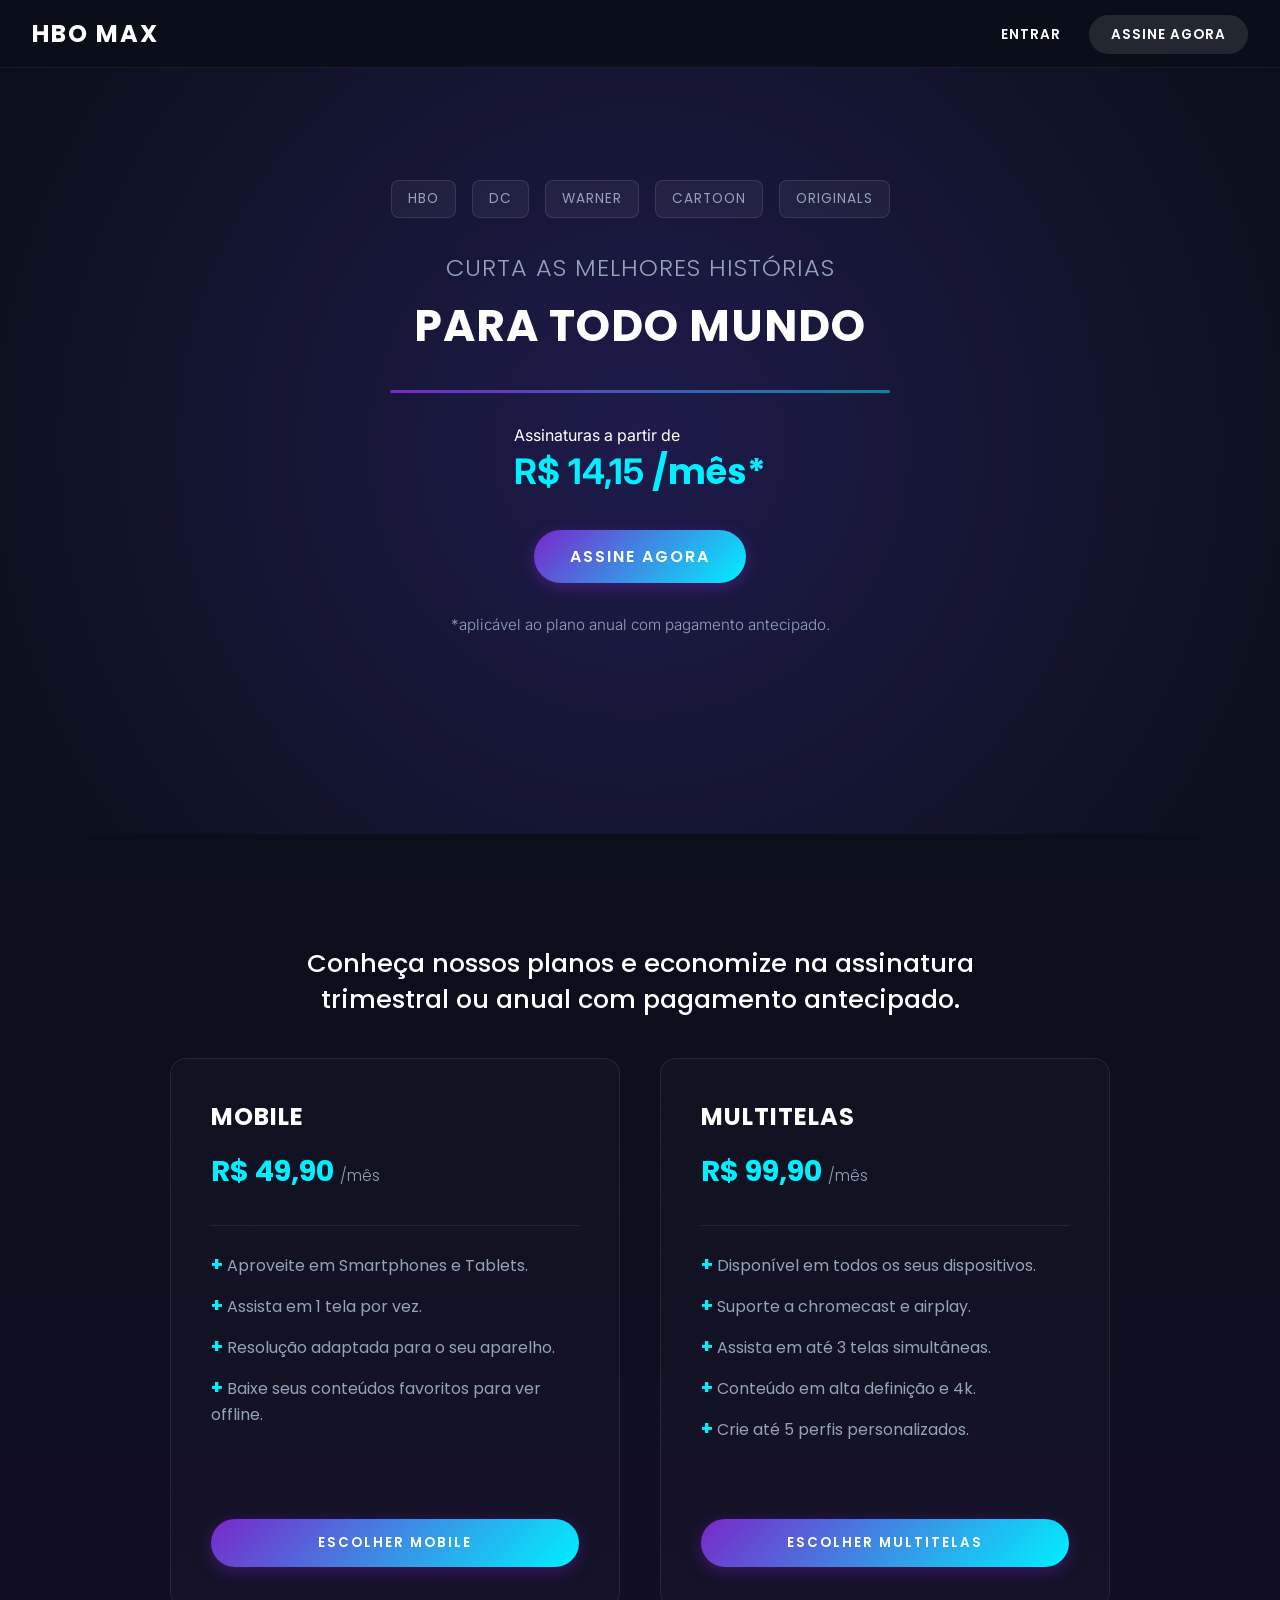
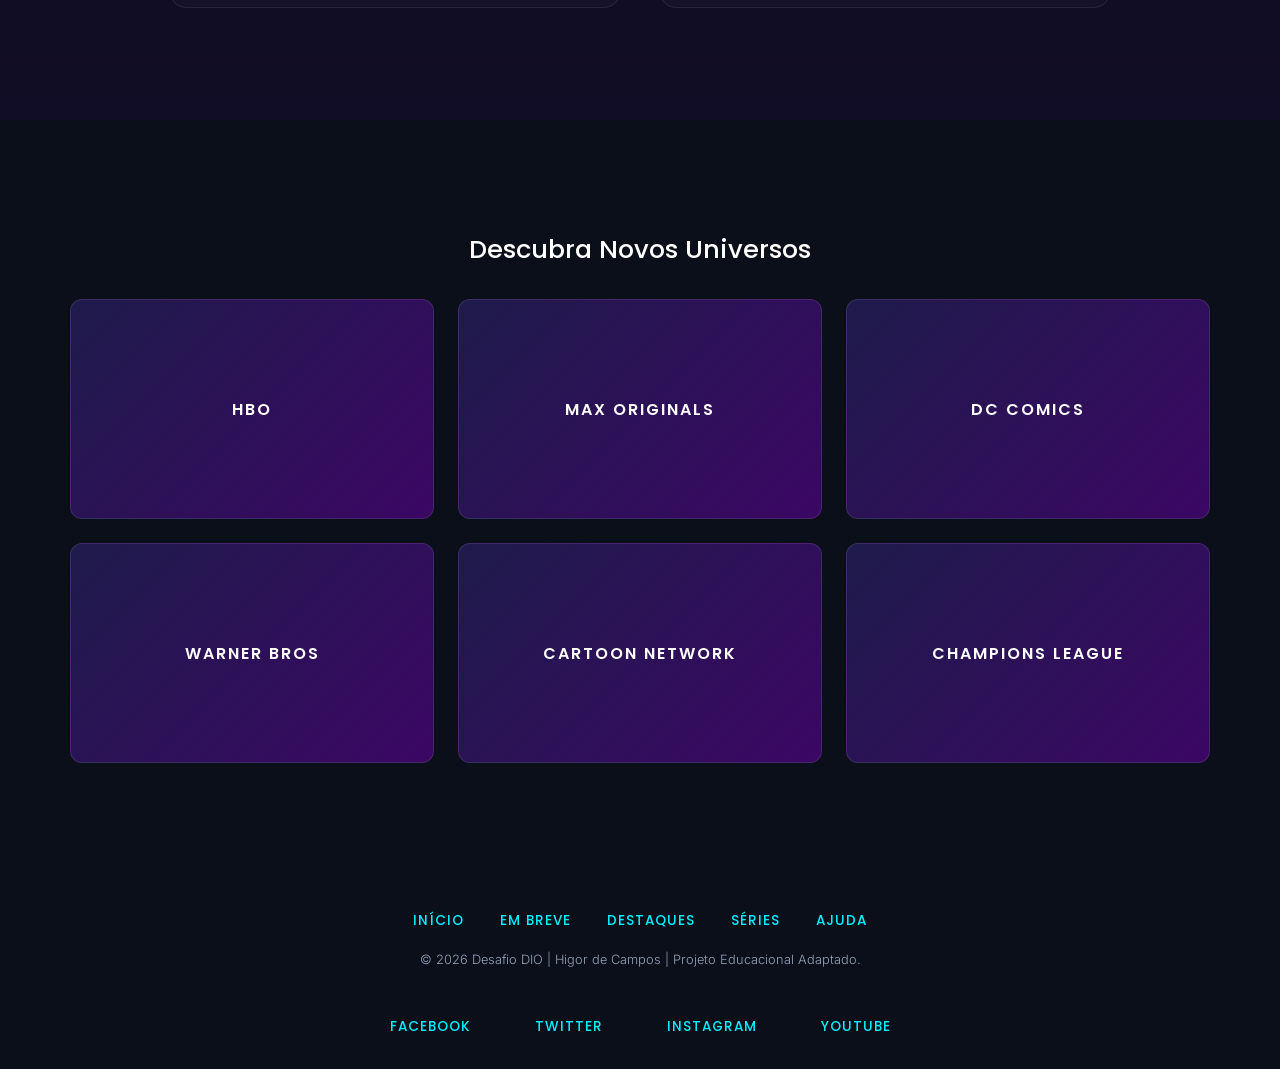
<file: index.html>
<!DOCTYPE html>
<html lang="pt-BR">
  <head>
    <meta charset="UTF-8" />
    <meta http-equiv="X-UA-Compatible" content="IE=edge" />
    <meta name="viewport" content="width=device-width, initial-scale=1.0" />
    <link rel="stylesheet" href="assets/css/index.css" />
    <title>Desafio | HBO Max</title>
  </head>
  <body>

    <!-- barra de navegação no topo com logo padronizado -->
    <nav class="menu">
      <a href="index.html" class="menu__logo-text">
        hbo max
      </a>
      <div>
        <a href="login.html" class="menu__item">entrar</a>
        <a href="#subscription" class="menu__item menu__item--button button">
          assine agora
        </a>
      </div>
    </nav>

    <!-- cabeçalho principal com gradiente repaginado -->
    <header class="header">
      <div class="header__content">
        <div class="header__channels">
          <span class="header__channel-badge">hbo</span>
          <span class="header__channel-badge">dc</span>
          <span class="header__channel-badge">warner</span>
          <span class="header__channel-badge">cartoon</span>
          <span class="header__channel-badge">originals</span>
        </div>
        <h1 class="header__title">
          <span class="header__title--light">curta as melhores histórias</span>
          para todo mundo
        </h1>
        <div class="divider"></div>
        <div class="offer">
          <p>Assinaturas a partir de</p>
          <p class="offer__price">
            R$ 14,15 <span class="offer__price--small">/mês*</span>
          </p>
        </div>
        <a href="#subscription" class="button button--gradient header__button">
          assine agora
        </a>
        <p class="text--small">
          *aplicável ao plano anual com pagamento antecipado.
        </p>
      </div>
    </header>

    <main>
      <!-- seção de planos de assinatura  -->
      <section id="subscription" class="subscription">
        <div class="container">
          <h2 class="title">Conheça nossos planos e economize na assinatura trimestral ou anual com pagamento antecipado.</h2>
          
          <div class="subscription__plans">
            
            <!-- card do plano mobile -->
            <div class="subscription__card">
              <div>
                <div class="subscription__plan">
                  <h3>mobile</h3>
                  <p class="subscription__price">
                    R$ 49,90 <span class="text--small">/mês</span>
                  </p>
                </div>
                <ul class="subscription__goals">
                  <li class="subscription__description">Aproveite em Smartphones e Tablets.</li>
                  <li class="subscription__description">Assista em 1 tela por vez.</li>
                  <li class="subscription__description">Resolução adaptada para o seu aparelho.</li>
                  <li class="subscription__description">Baixe seus conteúdos favoritos para ver offline.</li>
                </ul>
              </div>
              <button class="button button--gradient">Escolher Mobile</button>
            </div>

            <!-- card do plano multitelas -->
            <div class="subscription__card">
              <div>
                <div class="subscription__plan">
                  <h3>multitelas</h3>
                  <p class="subscription__price">
                    R$ 99,90 <span class="text--small">/mês</span>
                  </p>
                </div>
                <ul>
                  <li class="subscription__description">Disponível em todos os seus dispositivos.</li>
                  <li class="subscription__description">Suporte a chromecast e airplay.</li>
                  <li class="subscription__description">Assista em até 3 telas simultâneas.</li>
                  <li class="subscription__description">Conteúdo em alta definição e 4k.</li>
                  <li class="subscription__description">Crie até 5 perfis personalizados.</li>
                </ul>
              </div>
              <button class="button button--gradient">Escolher Multitelas</button>
            </div>

          </div>
        </div>
      </section>

      <!-- seção de descoberta de universos / conteúdos -->
      <section id="contents" class="contents container">
        <h2 class="title">Descubra Novos Universos</h2>
        <div class="contents__container">
          <div class="contents__card"><div class="card-inner-text">hbo</div></div>
          <div class="contents__card"><div class="card-inner-text">max originals</div></div>
          <div class="contents__card"><div class="card-inner-text">dc comics</div></div>
          <div class="contents__card"><div class="card-inner-text">warner bros</div></div>
          <div class="contents__card"><div class="card-inner-text">cartoon network</div></div>
          <div class="contents__card"><div class="card-inner-text">champions league</div></div>
        </div>
      </section>
    </main>

    <!-- rodapé informativo -->
    <footer class="footer container">
      <div>
        <a class="footer__link" href="#">início</a>
        <a class="footer__link" href="#">em breve</a>
        <a class="footer__link" href="#">destaques</a>
        <a class="footer__link" href="#">séries</a>
        <a class="footer__link" href="#">ajuda</a>
      </div>
      <p class="text--small footer__legal">
        © 2026 Desafio DIO | Higor de Campos | Projeto Educacional Adaptado.
      </p>
      <div class="footer__social">
        <a href="#" class="footer__link">facebook</a>
        <a href="#" class="footer__link">twitter</a>
        <a href="#" class="footer__link">instagram</a>
        <a href="#" class="footer__link">youtube</a>
      </div>
    </footer>

  </body>
</html>
</file>
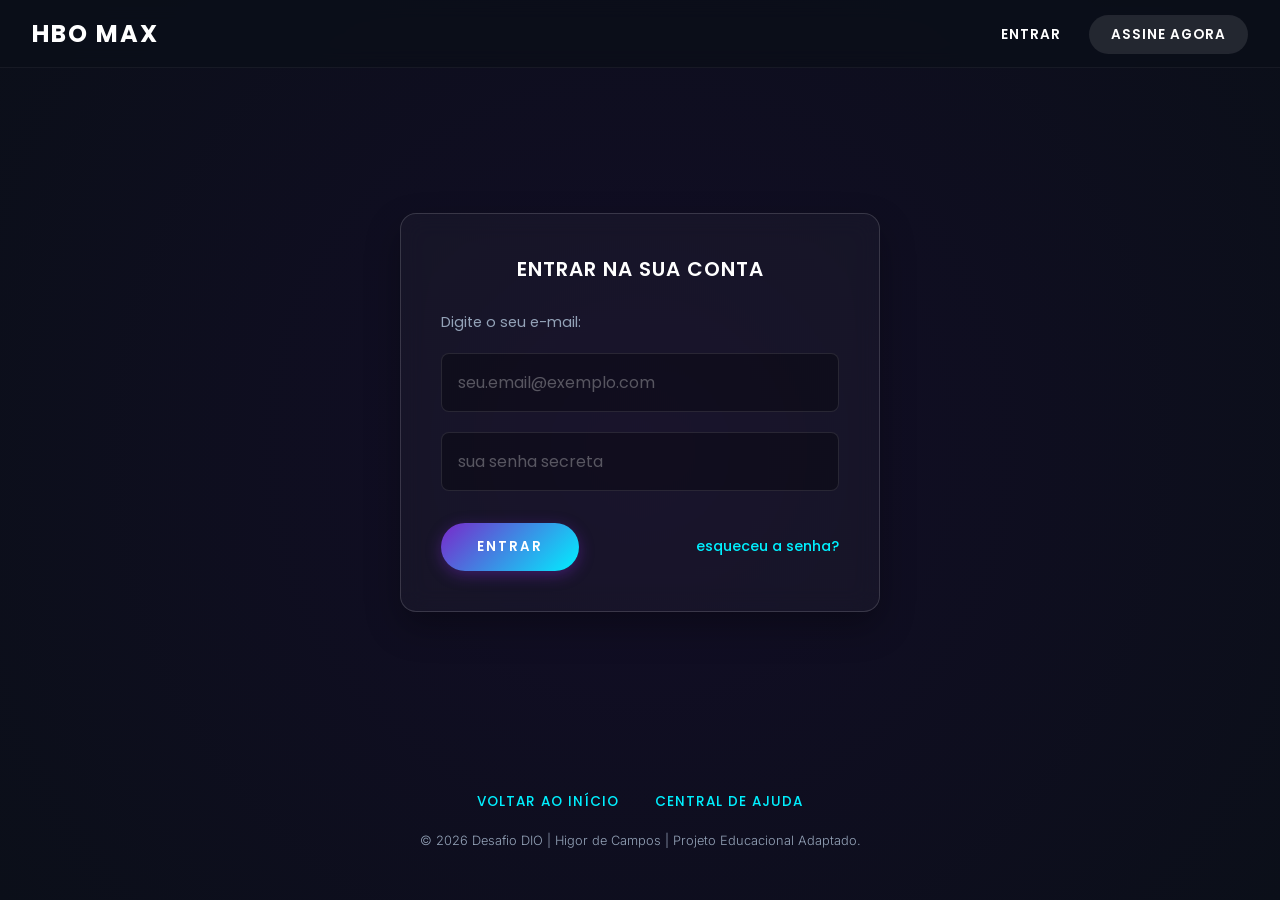
<file: login.html>
<!DOCTYPE html>
<html lang="pt-BR">
  <head>
    <meta charset="UTF-8" />
    <meta http-equiv="X-UA-Compatible" content="IE=edge" />
    <meta name="viewport" content="width=device-width, initial-scale=1.0" />
    <link rel="stylesheet" href="assets/css/signIn.css" />
    <title>Entrar | Desafio DIO</title>
  </head>
  <body>

    <!-- menu de navegação -->
    <nav class="menu">
      <a href="index.html" class="menu__logo-text">
        hbo max
      </a>
      <div>
        <a href="login.html" class="menu__item">entrar</a>
        <a href="index.html#subscription" class="menu__item menu__item--button button">
          assine agora
        </a>
      </div>
    </nav>

    <!-- container centralizado do formulário -->
    <main class="content">
      <form class="login container">
        <h1 class="login__title">Entrar na sua conta</h1>
        <label class="login__label" for="email">Digite o seu e-mail:</label>
        <input
          class="login__field"
          type="email"
          name="email"
          id="email"
          placeholder="seu.email@exemplo.com"
          required
        />
        <input
          class="login__field"
          type="password"
          name="password"
          id="password"
          placeholder="sua senha secreta"
          minlength="6"
          required
        />

        <div class="login__actions">
          <button type="submit" class="button button--gradient">entrar</button>
          <a href="#" class="login__link">esqueceu a senha?</a>
        </div>
      </form>
    </main>

    <!-- rodapé -->
    <footer class="footer container">
      <div>
        <a class="footer__link" href="index.html">voltar ao início</a>
        <a class="footer__link" href="#">central de ajuda</a>
      </div>
      <p class="text--small footer__legal">
        © 2026 Desafio DIO | Higor de Campos | Projeto Educacional Adaptado.
      </p>
    </footer>

  </body>
</html>
</file>
<file: assets/css/index.css>
@import url("global.css");

/* background*/
main {
  background-color: var(--primary-color);
}

/* cabeçalho estilo moderno */
.header {
  position: relative;
  margin-top: 60px;
  padding: 120px 0 200px;
  background: radial-gradient(circle at center, #1e1b4b 0%, #0b0f19 100%);
}

.header__content {
  margin: auto;
  display: flex;
  flex-direction: column;
  align-items: center;
  gap: 32px;
  padding: 0 24px;
}

.header__channels {
  display: flex;
  flex-wrap: wrap;
  justify-content: center;
  gap: 16px;
}


.header__channel-badge {
  background: rgba(255, 255, 255, 0.05);
  border: 1px solid rgba(255, 255, 255, 0.1);
  padding: 8px 16px;
  border-radius: 8px;
  font-size: 0.85rem;
  text-transform: uppercase;
  letter-spacing: 1px;
  color: var(--text-muted);
}

.header__title {
  text-transform: uppercase;
  text-align: center;
  font-size: 2.75rem;
  font-weight: 700;
  letter-spacing: 1px;
}

.header__title--light {
  display: block;
  font-weight: 300;
  font-size: 1.5rem;
  color: var(--text-muted);
  margin-bottom: 8px;
}

/* visual moderno */
.divider {
  width: 60%;
  max-width: 500px;
  height: 3px;
  background: var(--divider-color);
  border-radius: 2px;
}

.offer__price {
  font-size: 2.2rem;
  font-weight: 700;
  color: var(--secondary-color);
}

.title {
  font-size: 1.6rem;
  font-weight: 500;
  margin-bottom: 16px;
  max-width: 800px;
  margin-left: auto;
  margin-right: auto;
  line-height: 1.4;
  color: var(--text-main);
}

/* planos - assinaturas */
.subscription {
  padding: 80px 0;
  background: linear-gradient(180deg, var(--primary-color) 0%, #120d26 100%);
  position: relative;
}

/* efeito 3D de rotação - semelhante ao da aula */
.subscription__plans {
  display: flex;
  justify-content: center;
  gap: 40px;
  margin-top: 40px;
  perspective: 2000px;
  perspective-origin: top;
}

.subscription__card {
  background: rgba(255, 255, 255, 0.02);
  border: 1px solid rgba(255, 255, 255, 0.08);
  padding: 40px;
  border-radius: 16px;
  display: flex;
  flex-direction: column;
  justify-content: space-between;
  width: 100%;
  max-width: 450px;
  min-height: 550px;
  text-align: left;
  transition: transform 1s ease-in-out, border-color 0.3s;
}

/* rotação 3D ao passar o mouse nos cards */
.subscription__plans:has(.subscription__card:nth-child(1):hover)
  .subscription__card:nth-child(2) {
  transform: rotateY(-25deg);
}

.subscription__plans:has(.subscription__card:nth-child(2):hover)
  .subscription__card:nth-child(1) {
  transform: rotateY(25deg);
}

.subscription__card:hover {
  border-color: var(--secondary-color);
}

.subscription__description {
  list-style: none;
  font-size: 1rem;
  margin-bottom: 12px;
  color: var(--text-muted);
}

.subscription__description::before {
  content: "+ ";
  color: var(--secondary-color);
  font-weight: bold;
  font-size: 1.2rem;
}

.subscription__price {
  font-size: 1.8rem;
  font-family: "Poppins", sans-serif;
  color: var(--secondary-color);
  font-weight: 700;
  margin: 16px 0;
}

.subscription__plan {
  border-bottom: 1px solid rgba(255, 255, 255, 0.08);
  padding-bottom: 16px;
  margin-bottom: 24px;
}

.subscription__plan h3 {
  font-size: 1.5rem;
  text-transform: uppercase;
  letter-spacing: 1px;
}

/* grade conteúdos */
.contents {
  margin: 80px auto;
}

.contents__container {
  margin-top: 32px;
  display: grid;
  grid-template-columns: repeat(3, 1fr);
  gap: 24px;
}

.contents__card {
  height: 220px;
  border-radius: 12px;
  background: linear-gradient(135deg, #1e1b4b, #3b0764);
  border: 1px solid rgba(255, 255, 255, 0.1);
  display: flex;
  align-items: center;
  justify-content: center;
  transition: all 0.3s ease;
}

.card-inner-text {
  text-transform: uppercase;
  font-weight: 600;
  letter-spacing: 2px;
  color: var(--text-main);
}

.contents__card:hover {
  transform: scale(1.03);
  border-color: var(--secondary-color);
  box-shadow: 0 10px 25px rgba(0, 240, 255, 0.2);
}

/* logo em texto */
.menu__logo-text {
  font-size: 1.5rem;
  font-weight: 700;
  text-transform: uppercase;
  color: var(--text-main);
  text-decoration: none;
  letter-spacing: 2px;
}

/* responsividade*/
@media screen and (max-width: 900px) {
  .subscription__plans {
    flex-direction: column;
    align-items: center;
  }
  .contents__container {
    grid-template-columns: repeat(2, 1fr);
  }
}

@media screen and (max-width: 600px) {
  .contents__container {
    grid-template-columns: 1fr;
  }
  .header__title {
    font-size: 2rem;
  }
}
</file>
<file: assets/css/signIn.css>
@import url("./global.css");

body {
  background: radial-gradient(circle at center, #120d26 0%, var(--primary-color) 100%);
  min-height: 100vh;
  display: flex;
  flex-direction: column;
  justify-content: space-between;
  margin: 0;
}

/* alinhar corretamente com a página inicial */
.menu {
  position: relative;
  width: 100%;
  padding: 16px 32px;
  display: flex;
  justify-content: space-between;
  align-items: center;
  background: var(--nav-bg);
  backdrop-filter: blur(10px);
  z-index: 100;
}

/* estilo do logo em texto padronizado */
.menu__logo-text {
  font-size: 1.5rem;
  font-weight: 700;
  text-transform: uppercase;
  color: var(--text-main);
  text-decoration: none;
  letter-spacing: 2px;
}

/* container centralizado */
.content {
  display: flex;
  justify-content: center;
  align-items: center;
  width: 100%;
  flex: 1;
  padding: 60px 24px;
}

/* caixa do formulário moderna e limpa */
.login {
  width: 100%;
  max-width: 480px;
  background-color: var(--form-bg);
  border: 1px solid var(--form-border);
  border-radius: 16px;
  display: flex;
  flex-direction: column;
  gap: 20px;
  padding: 40px;
  backdrop-filter: blur(12px);
  box-shadow: 0 15px 35px rgba(0, 0, 0, 0.3);
}

.login__title {
  letter-spacing: 1px;
  text-transform: uppercase;
  font-size: 1.25rem;
  font-weight: 600;
  margin-bottom: 8px;
}

.login__label {
  text-align: left;
  font-size: 0.9rem;
  color: var(--text-muted);
}

.login__field {
  background: rgba(0, 0, 0, 0.3);
  border: 1px solid rgba(255, 255, 255, 0.1);
  border-radius: 8px;
  color: var(--text-main);
  padding: 16px;
  font-size: 1rem;
  transition: border-color 0.3s;
}

.login__field:focus {
  outline: none;
  border-color: var(--secondary-color);
}

.login__field::placeholder {
  color: rgba(255, 255, 255, 0.3);
}

.login__actions {
  margin-top: 12px;
  display: flex;
  align-items: center;
  justify-content: space-between;
  flex-wrap: wrap;
  gap: 16px;
}

.login__link {
  color: var(--secondary-color);
  text-decoration: none;
  font-size: 0.9rem;
  font-weight: 500;
}

.login__link:hover {
  text-decoration: underline;
}

@media screen and (max-width: 480px) {
  .login {
    padding: 24px;
  }
  .login__actions {
    flex-direction: column;
    align-items: stretch;
    text-align: center;
  }
}
</file>
